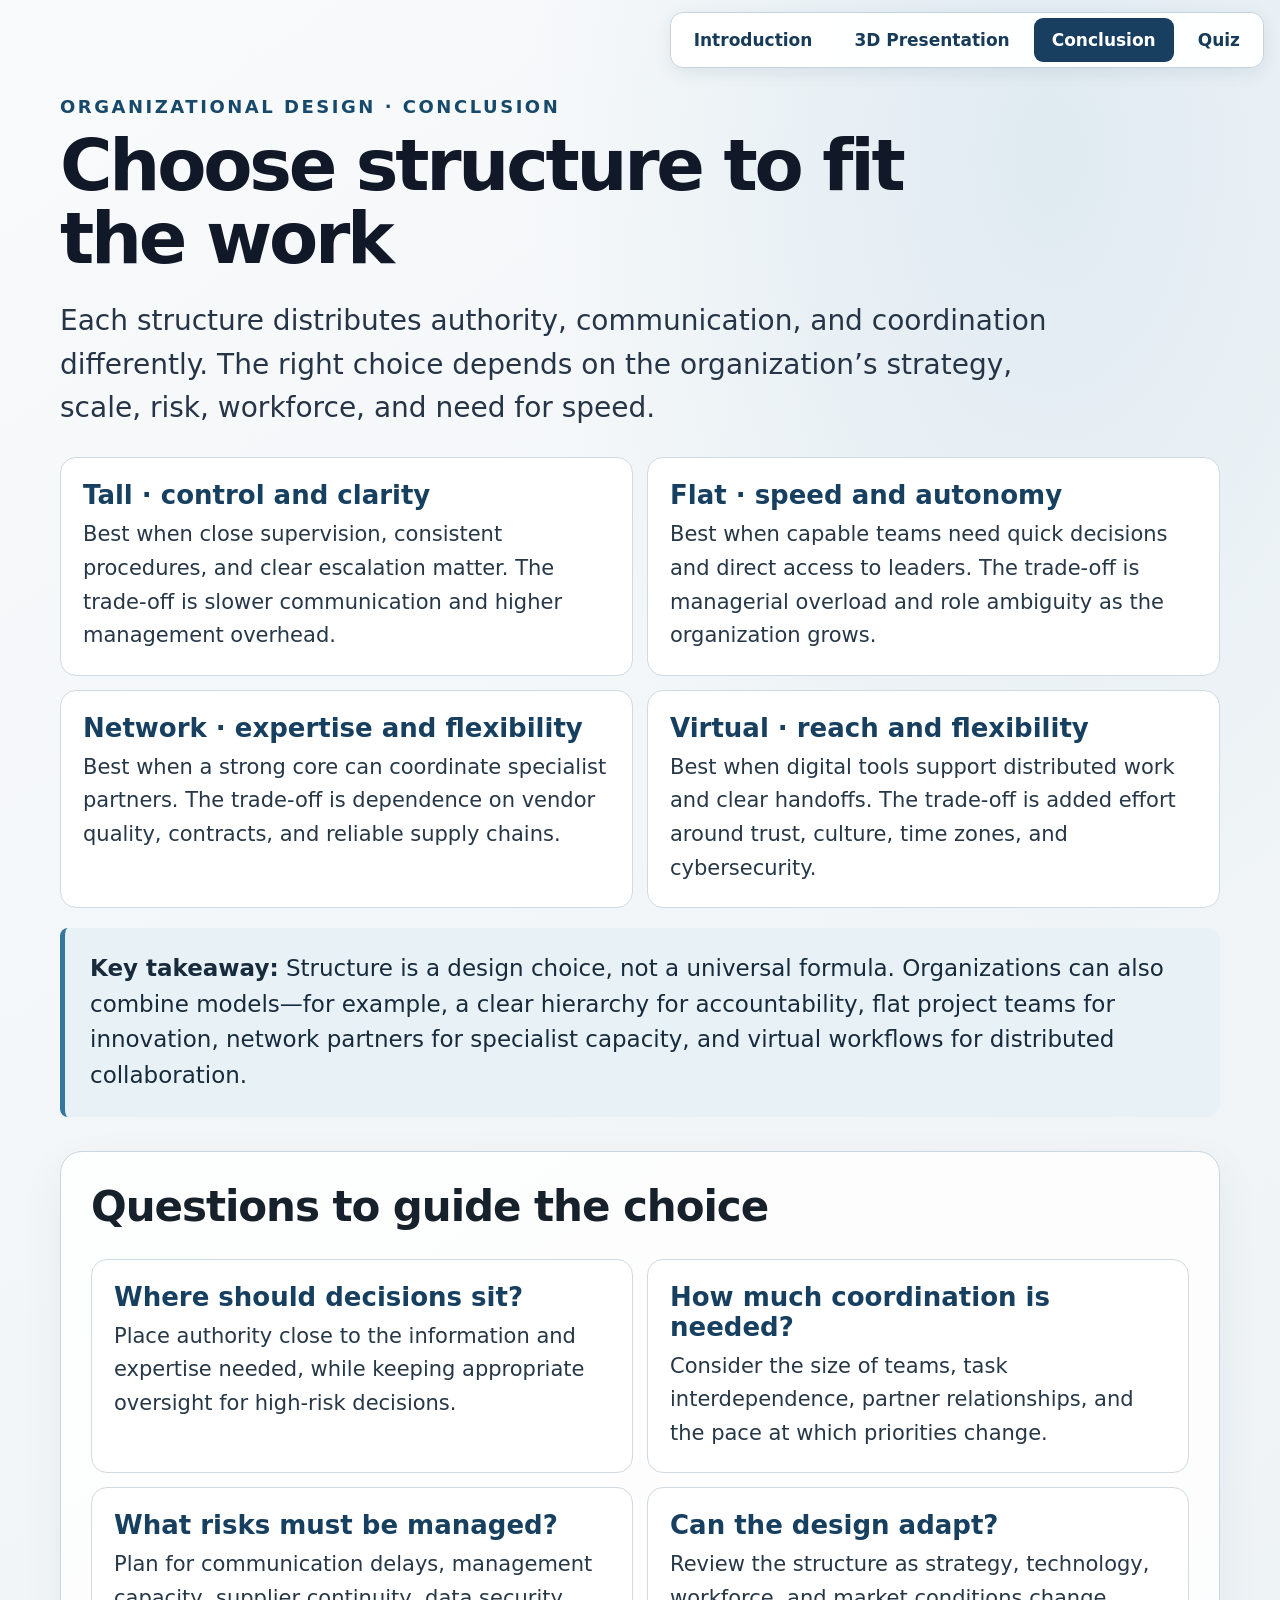
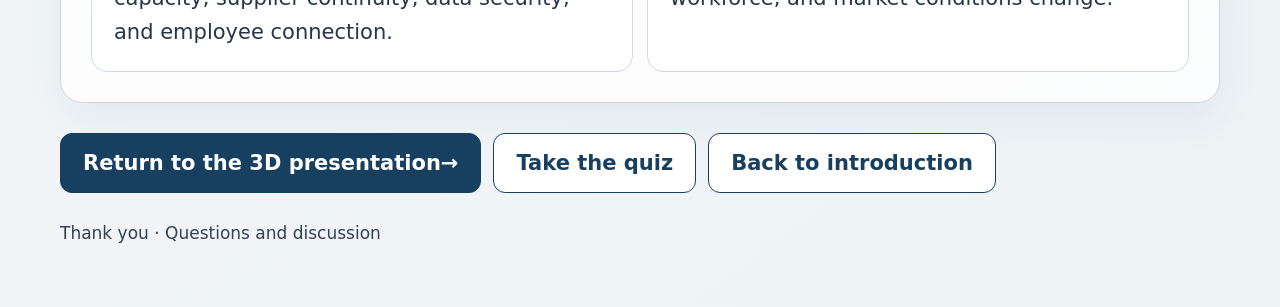
<file: classroom-presentation/conclusion.html>
<!doctype html>
<html lang="en">
<head>
  <meta charset="utf-8">
  <meta name="viewport" content="width=device-width, initial-scale=1">
  <meta name="theme-color" content="#f3f6f8">
  <title>Conclusion | Organizational Structures</title>
  <link rel="stylesheet" href="./overview-pages.css">
</head>
<body class="overview-page">
  <nav class="page-nav" aria-label="Presentation pages">
    <a href="./introduction.html">Introduction</a>
    <a href="./index.html">3D Presentation</a>
    <a class="is-current" href="./conclusion.html" aria-current="page">Conclusion</a>
    <a href="./take-quiz.html">Quiz</a>
  </nav>
  <main class="overview-wrap">
    <p class="overview-kicker">Organizational design · conclusion</p>
    <h1 class="overview-title">Choose structure to fit the work</h1>
    <p class="overview-lead">Each structure distributes authority, communication, and coordination differently. The right choice depends on the organization’s strategy, scale, risk, workforce, and need for speed.</p>

    <section class="conclusion-grid" aria-label="Summary of the four organizational structures">
      <article class="conclusion-card"><h3>Tall · control and clarity</h3><p>Best when close supervision, consistent procedures, and clear escalation matter. The trade-off is slower communication and higher management overhead.</p></article>
      <article class="conclusion-card"><h3>Flat · speed and autonomy</h3><p>Best when capable teams need quick decisions and direct access to leaders. The trade-off is managerial overload and role ambiguity as the organization grows.</p></article>
      <article class="conclusion-card"><h3>Network · expertise and flexibility</h3><p>Best when a strong core can coordinate specialist partners. The trade-off is dependence on vendor quality, contracts, and reliable supply chains.</p></article>
      <article class="conclusion-card"><h3>Virtual · reach and flexibility</h3><p>Best when digital tools support distributed work and clear handoffs. The trade-off is added effort around trust, culture, time zones, and cybersecurity.</p></article>
    </section>

    <div class="takeaway"><strong>Key takeaway:</strong> Structure is a design choice, not a universal formula. Organizations can also combine models—for example, a clear hierarchy for accountability, flat project teams for innovation, network partners for specialist capacity, and virtual workflows for distributed collaboration.</div>

    <section class="overview-panel" aria-labelledby="design-check">
      <h2 id="design-check">Questions to guide the choice</h2>
      <div class="conclusion-grid">
        <article class="conclusion-card"><h3>Where should decisions sit?</h3><p>Place authority close to the information and expertise needed, while keeping appropriate oversight for high-risk decisions.</p></article>
        <article class="conclusion-card"><h3>How much coordination is needed?</h3><p>Consider the size of teams, task interdependence, partner relationships, and the pace at which priorities change.</p></article>
        <article class="conclusion-card"><h3>What risks must be managed?</h3><p>Plan for communication delays, management capacity, supplier continuity, data security, and employee connection.</p></article>
        <article class="conclusion-card"><h3>Can the design adapt?</h3><p>Review the structure as strategy, technology, workforce, and market conditions change.</p></article>
      </div>
    </section>

    <div class="overview-actions"><a class="overview-button" href="./index.html">Return to the 3D presentation <span aria-hidden="true">→</span></a><a class="overview-button secondary" href="./take-quiz.html">Take the quiz</a><a class="overview-button secondary" href="./introduction.html">Back to introduction</a></div>
    <footer class="overview-footer">Thank you · Questions and discussion</footer>
  </main>
</body>
</html>
</file>
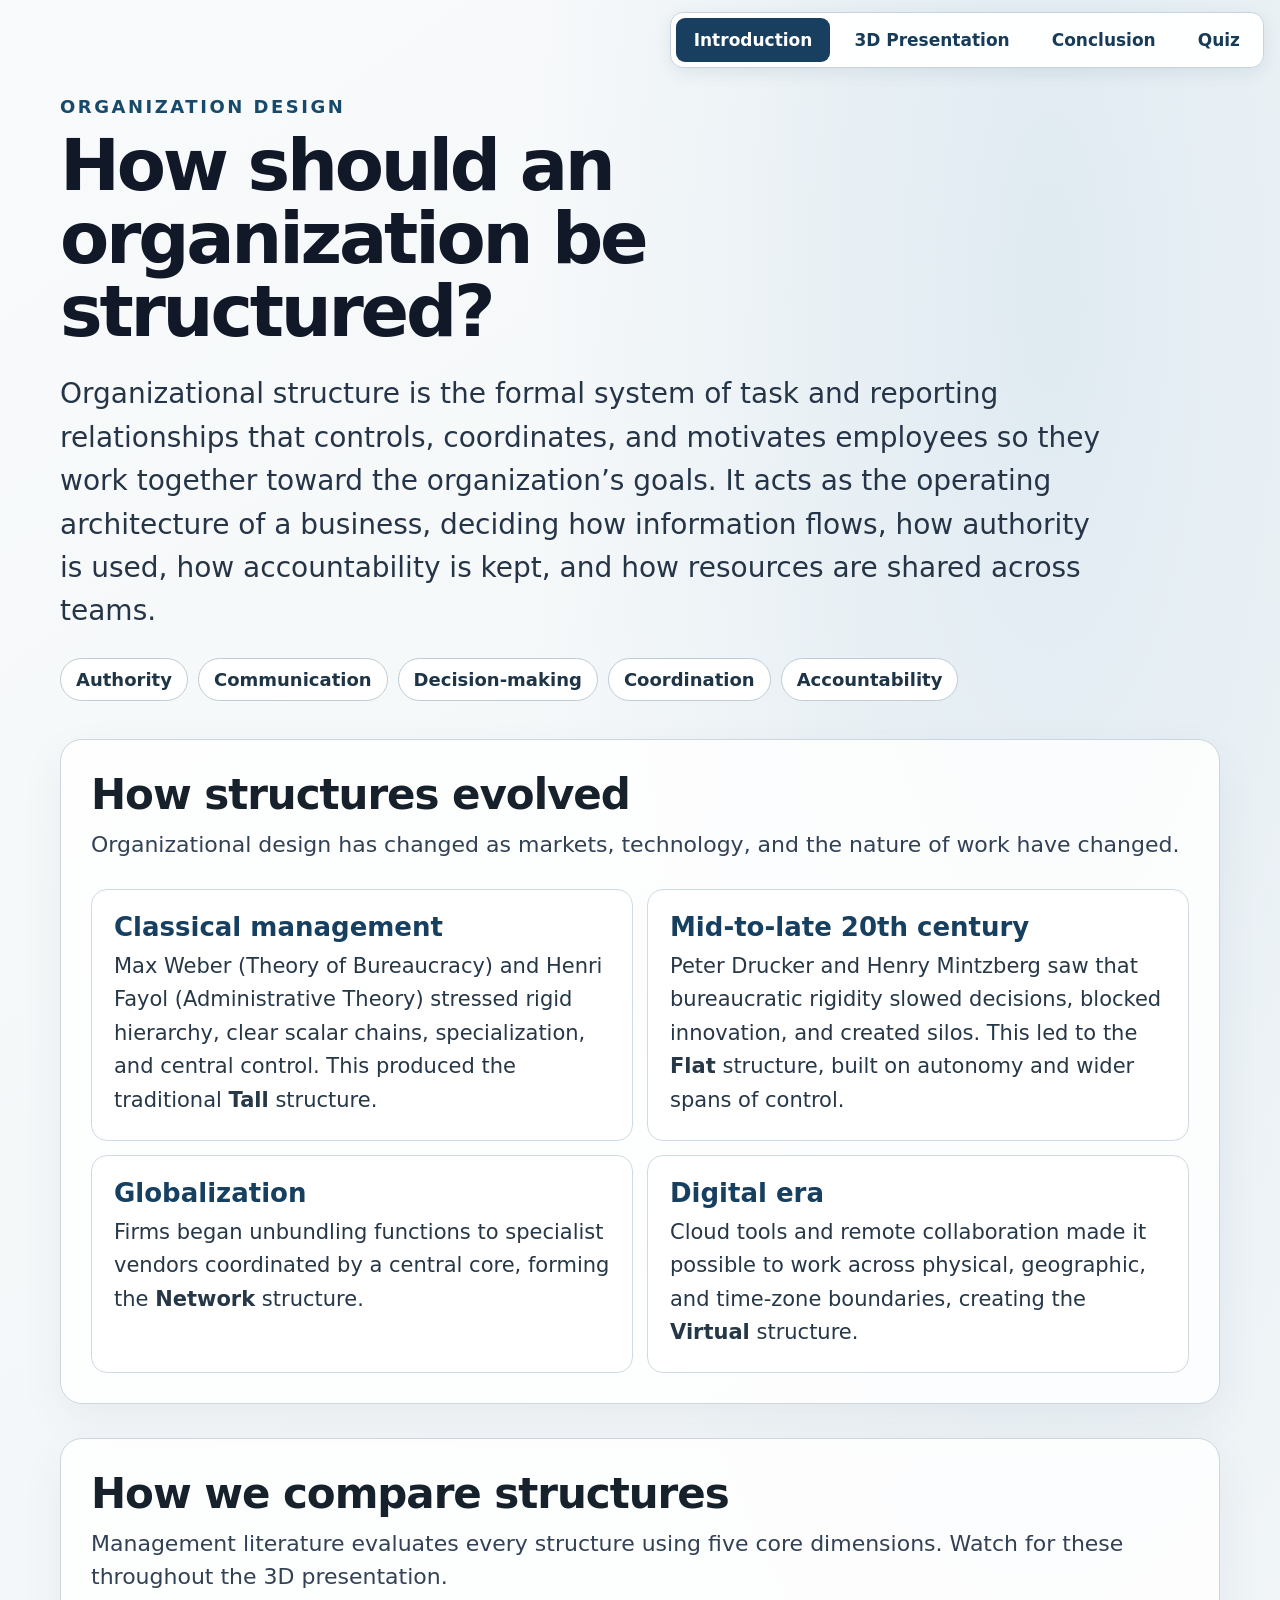
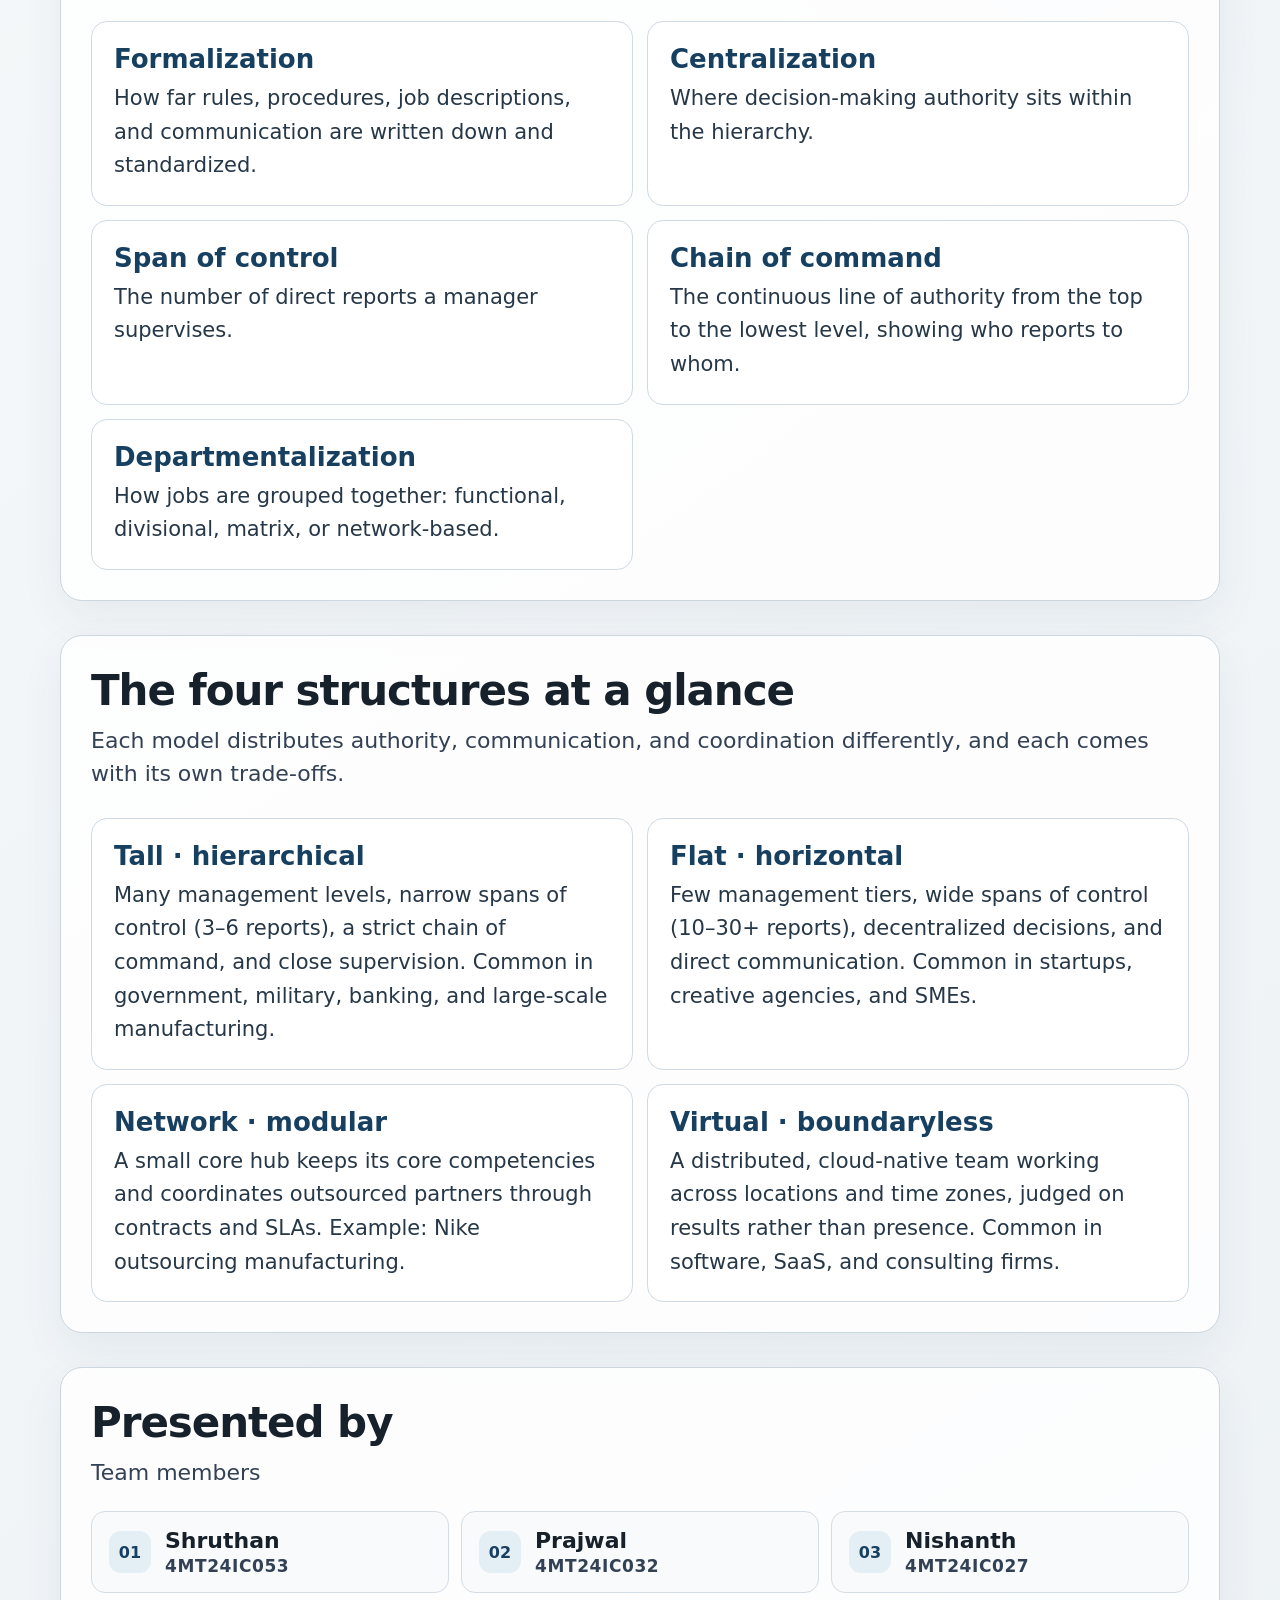
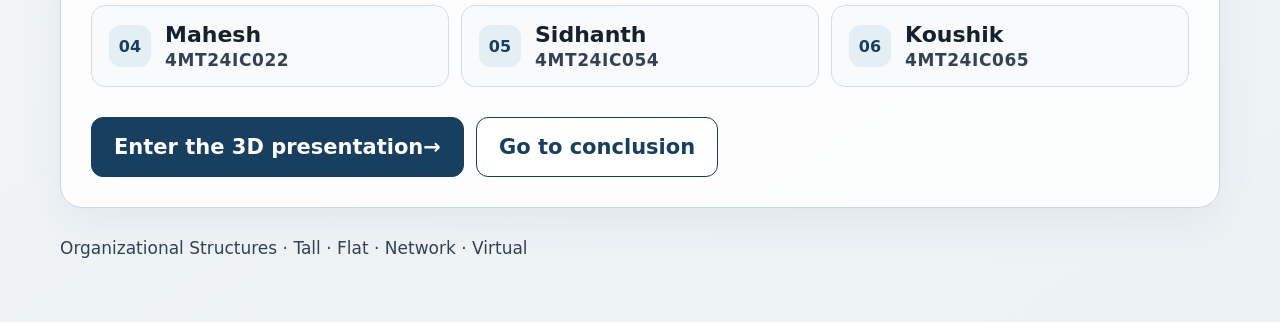
<file: classroom-presentation/introduction.html>
<!doctype html>
<html lang="en">
  <head>
    <meta charset="utf-8" />
    <meta name="viewport" content="width=device-width, initial-scale=1" />
    <meta name="theme-color" content="#f3f6f8" />
    <title>Introduction | Organizational Structures</title>
    <link rel="stylesheet" href="./overview-pages.css" />
  </head>
  <body class="overview-page">
    <nav class="page-nav" aria-label="Presentation pages">
      <a class="is-current" href="./introduction.html" aria-current="page"
        >Introduction</a
      >
      <a href="./index.html">3D Presentation</a>
      <a href="./conclusion.html">Conclusion</a>
      <a href="./take-quiz.html">Quiz</a>
    </nav>
    <main class="overview-wrap">
      <p class="overview-kicker">Organization design</p>
      <h1 class="overview-title">How should an organization be structured?</h1>
      <p class="overview-lead">
        Organizational structure is the formal system of task and reporting
        relationships that controls, coordinates, and motivates employees so
        they work together toward the organization’s goals. It acts as the
        operating architecture of a business, deciding how information flows,
        how authority is used, how accountability is kept, and how resources are
        shared across teams.
      </p>
      <ul class="overview-chips" aria-label="Topics covered">
        <li>Authority</li>
        <li>Communication</li>
        <li>Decision-making</li>
        <li>Coordination</li>
        <li>Accountability</li>
      </ul>

      <section class="overview-panel" aria-labelledby="evolution-heading">
        <h2 id="evolution-heading">How structures evolved</h2>
        <p class="overview-panel-intro">
          Organizational design has changed as markets, technology, and the
          nature of work have changed.
        </p>
        <div class="conclusion-grid">
          <article class="conclusion-card">
            <h3>Classical management</h3>
            <p>
              Max Weber (Theory of Bureaucracy) and Henri Fayol (Administrative
              Theory) stressed rigid hierarchy, clear scalar chains,
              specialization, and central control. This produced the traditional
              <strong>Tall</strong> structure.
            </p>
          </article>
          <article class="conclusion-card">
            <h3>Mid-to-late 20th century</h3>
            <p>
              Peter Drucker and Henry Mintzberg saw that bureaucratic rigidity
              slowed decisions, blocked innovation, and created silos. This led
              to the <strong>Flat</strong> structure, built on autonomy and
              wider spans of control.
            </p>
          </article>
          <article class="conclusion-card">
            <h3>Globalization</h3>
            <p>
              Firms began unbundling functions to specialist vendors coordinated
              by a central core, forming the <strong>Network</strong> structure.
            </p>
          </article>
          <article class="conclusion-card">
            <h3>Digital era</h3>
            <p>
              Cloud tools and remote collaboration made it possible to work
              across physical, geographic, and time-zone boundaries, creating
              the <strong>Virtual</strong> structure.
            </p>
          </article>
        </div>
      </section>

      <section class="overview-panel" aria-labelledby="dimensions-heading">
        <h2 id="dimensions-heading">How we compare structures</h2>
        <p class="overview-panel-intro">
          Management literature evaluates every structure using five core
          dimensions. Watch for these throughout the 3D presentation.
        </p>
        <div class="conclusion-grid">
          <article class="conclusion-card">
            <h3>Formalization</h3>
            <p>
              How far rules, procedures, job descriptions, and communication are
              written down and standardized.
            </p>
          </article>
          <article class="conclusion-card">
            <h3>Centralization</h3>
            <p>Where decision-making authority sits within the hierarchy.</p>
          </article>
          <article class="conclusion-card">
            <h3>Span of control</h3>
            <p>The number of direct reports a manager supervises.</p>
          </article>
          <article class="conclusion-card">
            <h3>Chain of command</h3>
            <p>
              The continuous line of authority from the top to the lowest level,
              showing who reports to whom.
            </p>
          </article>
          <article class="conclusion-card">
            <h3>Departmentalization</h3>
            <p>
              How jobs are grouped together: functional, divisional, matrix, or
              network-based.
            </p>
          </article>
        </div>
      </section>

      <section class="overview-panel" aria-labelledby="why-structures">
        <h2 id="why-structures">The four structures at a glance</h2>
        <p class="overview-panel-intro">
          Each model distributes authority, communication, and coordination
          differently, and each comes with its own trade-offs.
        </p>
        <div class="conclusion-grid">
          <article class="conclusion-card">
            <h3>Tall · hierarchical</h3>
            <p>
              Many management levels, narrow spans of control (3–6 reports), a
              strict chain of command, and close supervision. Common in
              government, military, banking, and large-scale manufacturing.
            </p>
          </article>
          <article class="conclusion-card">
            <h3>Flat · horizontal</h3>
            <p>
              Few management tiers, wide spans of control (10–30+ reports),
              decentralized decisions, and direct communication. Common in
              startups, creative agencies, and SMEs.
            </p>
          </article>
          <article class="conclusion-card">
            <h3>Network · modular</h3>
            <p>
              A small core hub keeps its core competencies and coordinates
              outsourced partners through contracts and SLAs. Example: Nike
              outsourcing manufacturing.
            </p>
          </article>
          <article class="conclusion-card">
            <h3>Virtual · boundaryless</h3>
            <p>
              A distributed, cloud-native team working across locations and time
              zones, judged on results rather than presence. Common in software,
              SaaS, and consulting firms.
            </p>
          </article>
        </div>
      </section>

      <section class="overview-panel" aria-labelledby="team-heading">
        <h2 id="team-heading">Presented by</h2>
        <p class="overview-panel-intro">Team members</p>
        <div class="team-grid">
          <div class="team-member">
            <span class="team-number">01</span
            ><span
              ><span class="team-name">Shruthan</span
              ><span class="team-id">4MT24IC053</span></span
            >
          </div>
          <div class="team-member">
            <span class="team-number">02</span
            ><span
              ><span class="team-name">Prajwal</span
              ><span class="team-id">4MT24IC032</span></span
            >
          </div>
          <div class="team-member">
            <span class="team-number">03</span
            ><span
              ><span class="team-name">Nishanth</span
              ><span class="team-id">4MT24IC027</span></span
            >
          </div>
          <div class="team-member">
            <span class="team-number">04</span
            ><span
              ><span class="team-name">Mahesh</span
              ><span class="team-id">4MT24IC022</span></span
            >
          </div>
          <div class="team-member">
            <span class="team-number">05</span
            ><span
              ><span class="team-name">Sidhanth</span
              ><span class="team-id">4MT24IC054</span></span
            >
          </div>
          <div class="team-member">
            <span class="team-number">06</span
            ><span
              ><span class="team-name">Koushik</span
              ><span class="team-id">4MT24IC065</span></span
            >
          </div>
        </div>
        <div class="overview-actions">
          <a class="overview-button" href="./index.html"
            >Enter the 3D presentation <span aria-hidden="true">→</span></a
          ><a class="overview-button secondary" href="./conclusion.html"
            >Go to conclusion</a
          >
        </div>
      </section>
      <footer class="overview-footer">
        Organizational Structures · Tall · Flat · Network · Virtual
      </footer>
    </main>
  </body>
</html>
</file>
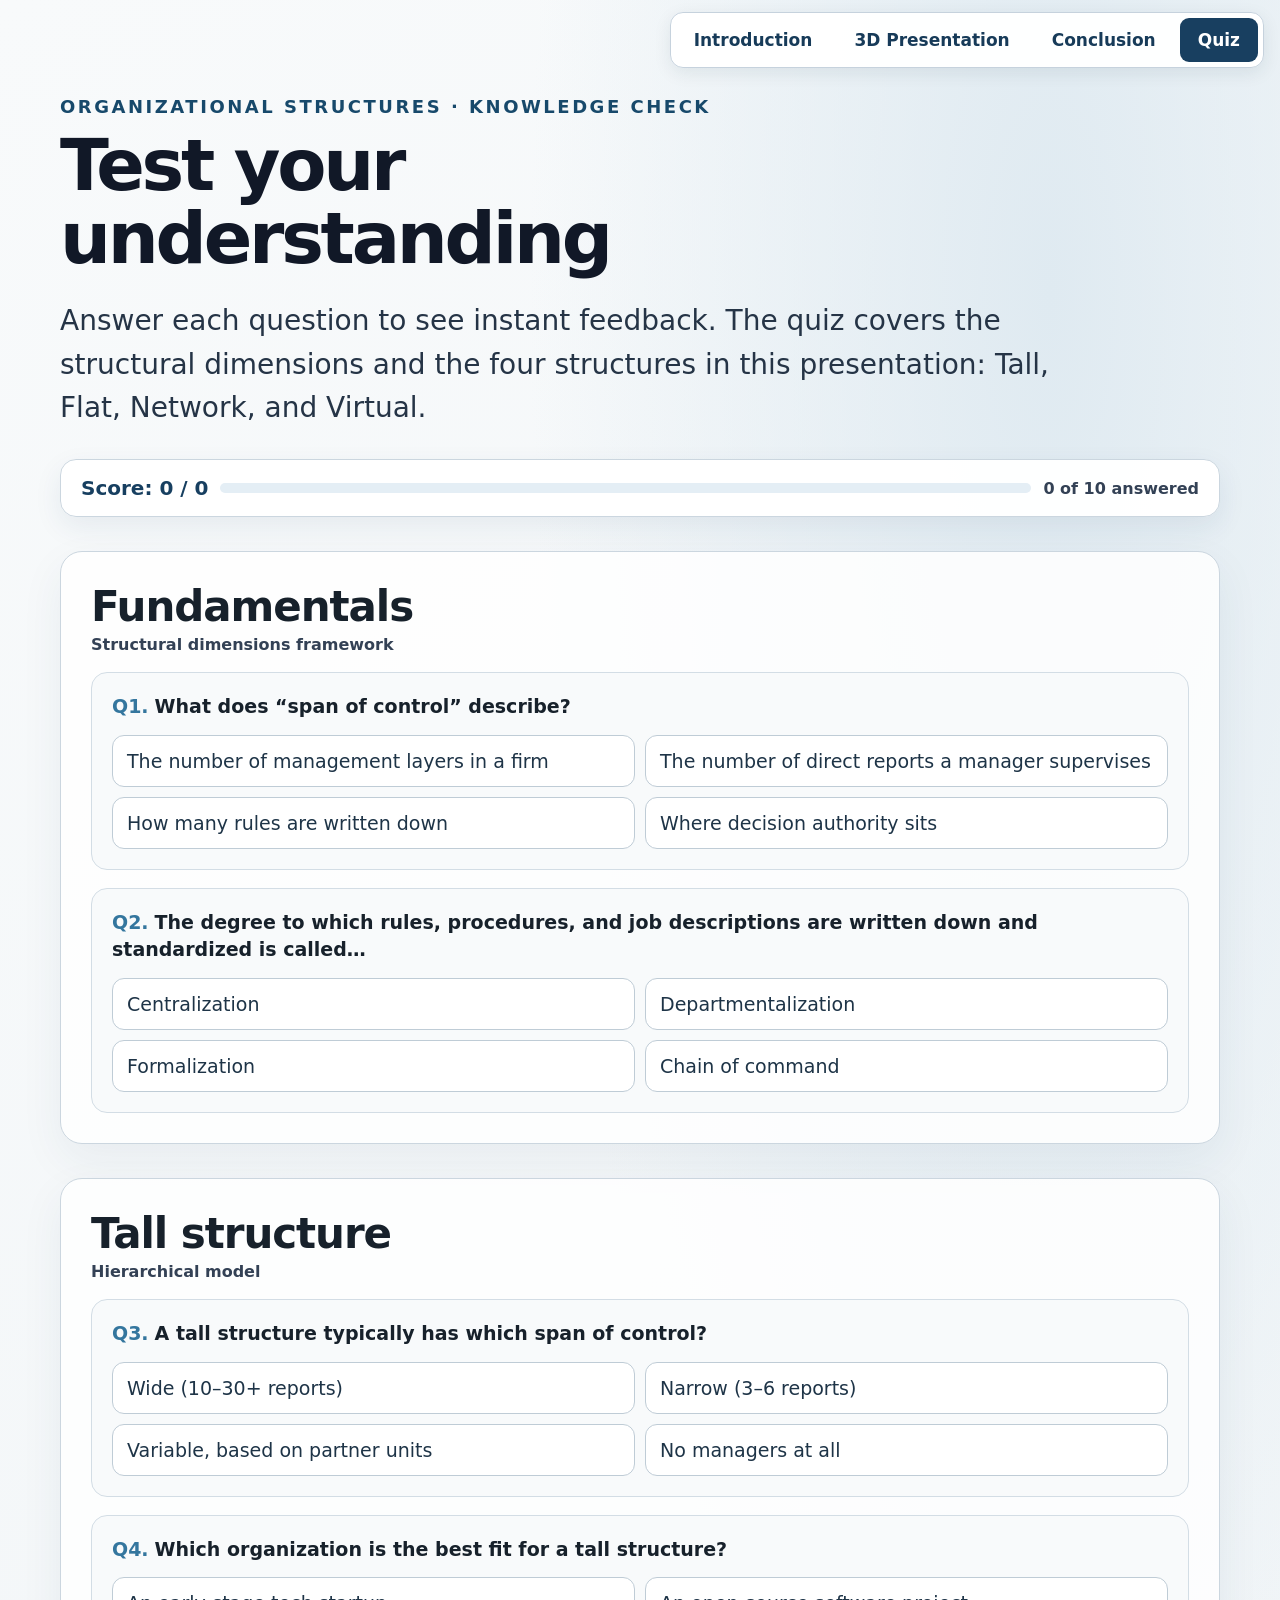
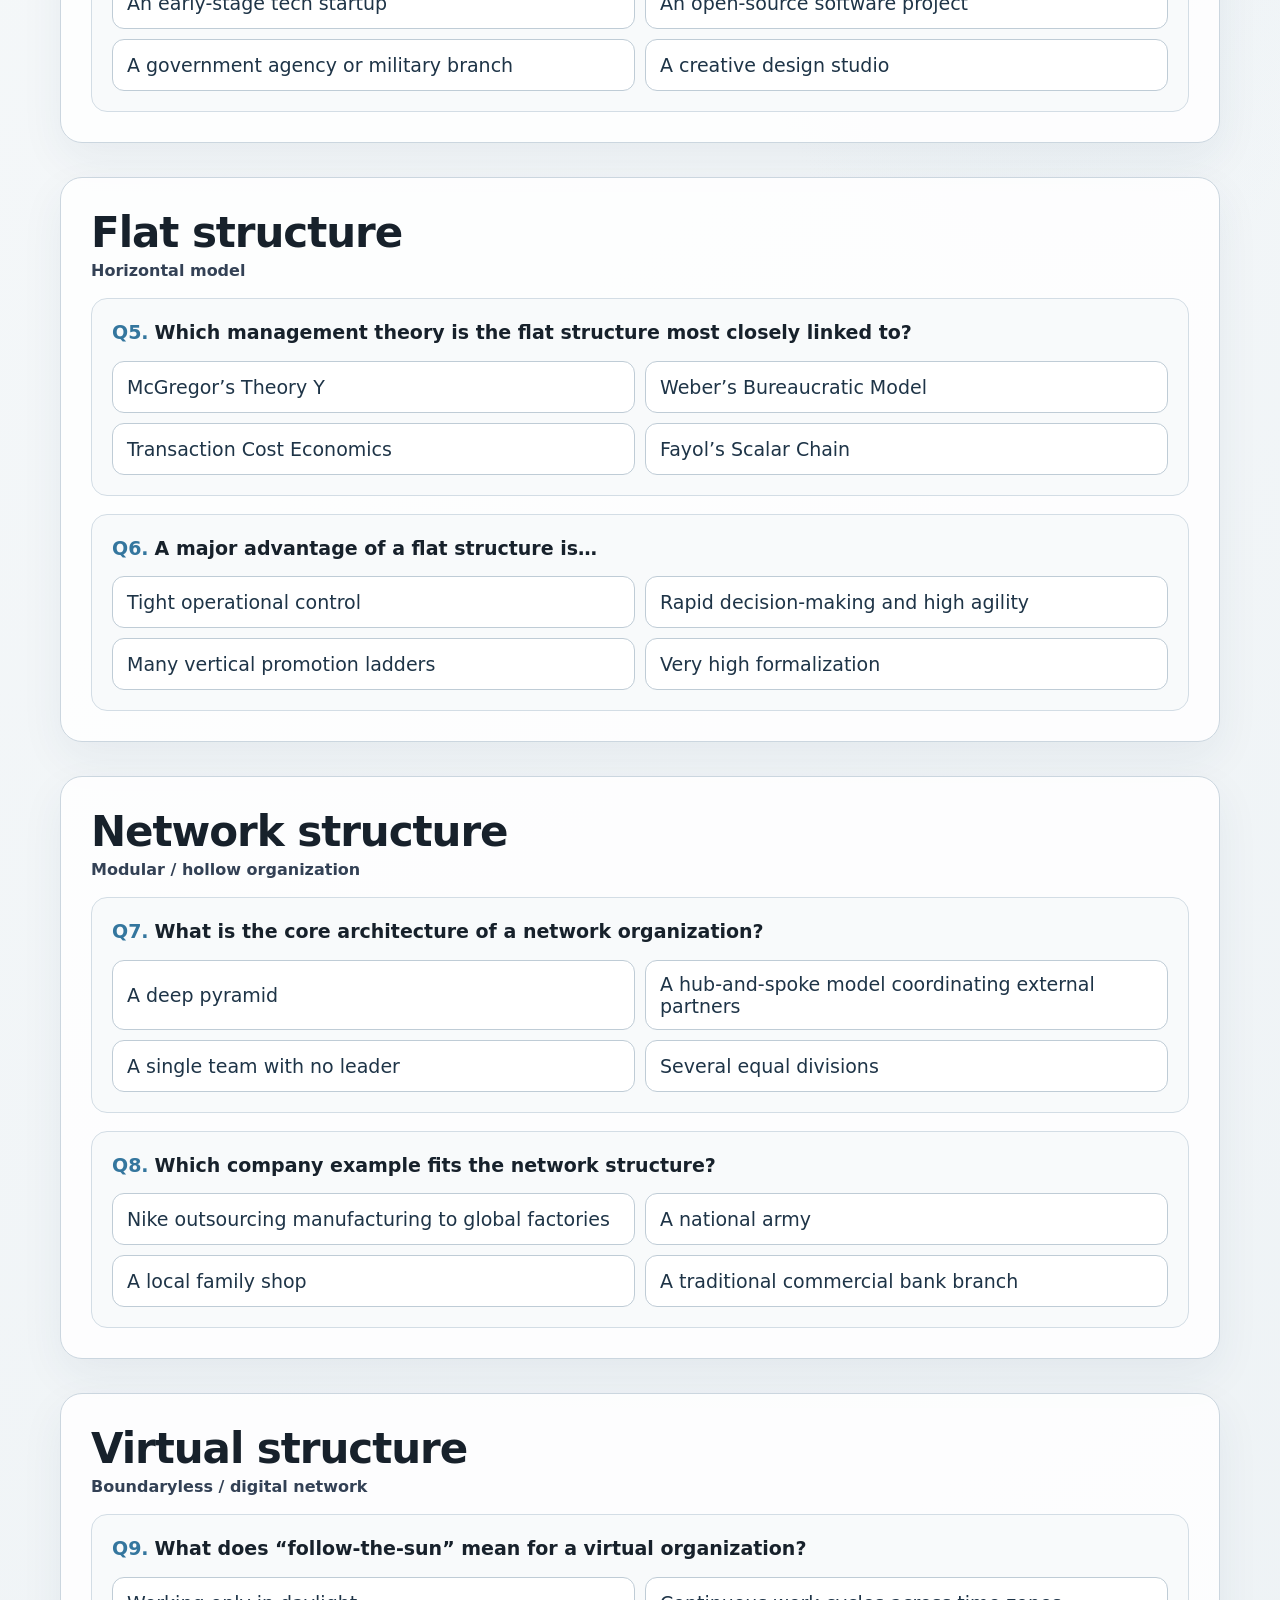
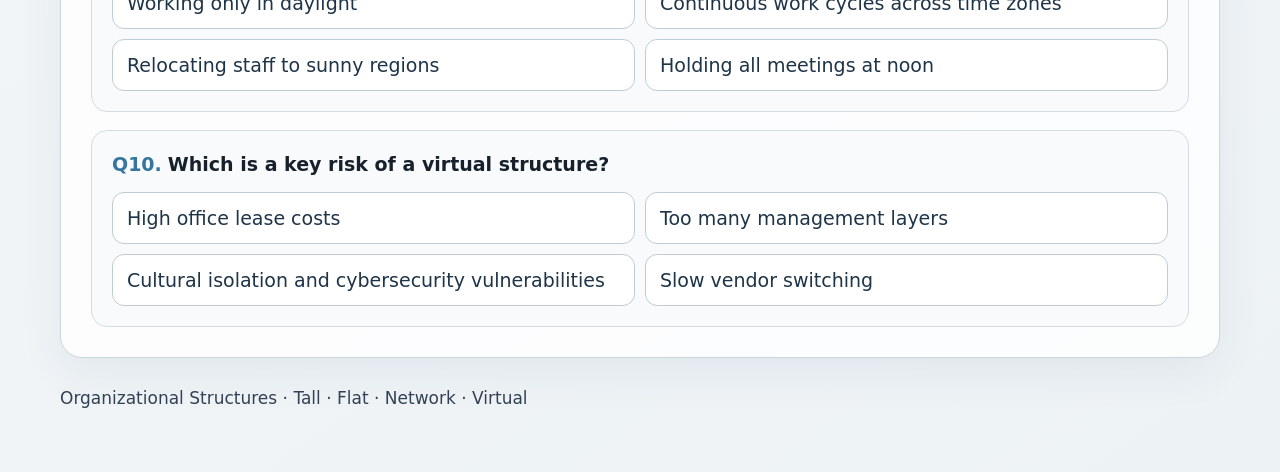
<file: classroom-presentation/quiz.html>
<!doctype html>
<html lang="en">
<head>
  <meta charset="utf-8">
  <meta name="viewport" content="width=device-width, initial-scale=1">
  <meta name="theme-color" content="#f3f6f8">
  <title>Quiz | Organizational Structures</title>
  <link rel="stylesheet" href="./overview-pages.css">
  <style>
    .quiz-score{position:sticky;top:64px;z-index:50;display:flex;flex-wrap:wrap;align-items:center;justify-content:space-between;gap:12px;margin-top:30px;padding:16px 20px;border:1px solid #cbd6df;border-radius:16px;background:rgba(255,255,255,.97);box-shadow:0 10px 28px #183f6014}
    .quiz-score strong{color:#173f60;font-size:20px}
    .quiz-score span{color:#334155;font-size:16px;font-weight:650}
    .quiz-progress{flex:1 1 220px;height:10px;border-radius:999px;background:#e4eef5;overflow:hidden}
    .quiz-progress i{display:block;width:0;height:100%;background:#34769e;transition:width .25s ease}
    .quiz-section h2 small{display:block;margin-top:4px;color:#334155;font-size:16px;font-weight:600;letter-spacing:0}
    .quiz-q{margin-top:18px;padding:20px;border:1px solid #d3dde5;border-radius:16px;background:#f8fafb}
    .quiz-q h3{margin:0 0 14px;color:#17212b;font-size:19px;line-height:1.45}
    .quiz-q h3 b{color:#34769e;margin-right:6px}
    .quiz-options{display:grid;grid-template-columns:repeat(2,minmax(0,1fr));gap:10px}
    .quiz-options button{min-height:52px;padding:12px 14px;border:1px solid #bfccd6;border-radius:12px;background:#fff;color:#1e3447;font:600 16px/1.4 inherit;font-family:inherit;text-align:left;cursor:pointer;transition:background .15s ease,border-color .15s ease}
    .quiz-options button:hover:not(:disabled),.quiz-options button:focus-visible{border-color:#34769e;background:#edf4f8;outline:none}
    .quiz-options button:disabled{cursor:default}
    .quiz-options button.correct{border-color:#2f8a57;background:#e5f4ec;color:#14532d}
    .quiz-options button.wrong{border-color:#b94a48;background:#fbeaea;color:#7f1d1d}
    .quiz-feedback{display:none;margin:14px 0 0;padding:12px 14px;border-left:4px solid #34769e;border-radius:6px 10px 10px 6px;background:#e8f1f6;color:#172b3d;font-size:16px;line-height:1.5}
    .quiz-q.answered .quiz-feedback{display:block}
    button.overview-button{font-family:inherit;cursor:pointer}
    .quiz-result{display:none}
    .quiz-result.show{display:block}
    @media(max-width:760px){.quiz-score{top:52px}.quiz-options{grid-template-columns:1fr}.quiz-q{padding:16px}.quiz-q h3{font-size:17px}}
  </style>
</head>
<body class="overview-page">
  <nav class="page-nav" aria-label="Presentation pages">
    <a href="./introduction.html">Introduction</a>
    <a href="./index.html">3D Presentation</a>
    <a href="./conclusion.html">Conclusion</a>
    <a class="is-current" href="./quiz.html" aria-current="page">Quiz</a>
  </nav>
  <main class="overview-wrap">
    <p class="overview-kicker">Organizational structures · knowledge check</p>
    <h1 class="overview-title">Test your understanding</h1>
    <p class="overview-lead">Answer each question to see instant feedback. The quiz covers the structural dimensions and the four structures in this presentation: Tall, Flat, Network, and Virtual.</p>

    <div class="quiz-score" aria-live="polite">
      <strong id="score">Score: 0 / 0</strong>
      <div class="quiz-progress" aria-hidden="true"><i id="progress"></i></div>
      <span id="answered">0 answered</span>
    </div>

    <div id="quiz"></div>

    <section class="overview-panel quiz-result" id="result" aria-live="polite">
      <h2>Quiz complete</h2>
      <p class="overview-panel-intro" id="result-text"></p>
      <div class="overview-actions">
        <button class="overview-button" type="button" id="retry">Try again</button>
        <a class="overview-button secondary" href="./conclusion.html">Go to conclusion</a>
      </div>
    </section>

    <footer class="overview-footer">Organizational Structures · Tall · Flat · Network · Virtual</footer>
  </main>

  <script>
    const sections = [
      { title: "Fundamentals", sub: "Structural dimensions framework", qs: [
        { q: "What does “span of control” describe?", o: ["The number of management layers in a firm", "The number of direct reports a manager supervises", "How many rules are written down", "Where decision authority sits"], a: 1, e: "Span of control is the number of direct reports or subordinates a manager directly supervises." },
        { q: "The degree to which rules, procedures, and job descriptions are written down and standardized is called…", o: ["Centralization", "Departmentalization", "Formalization", "Chain of command"], a: 2, e: "Formalization measures how standardized and documented rules, procedures, and communications are." }
      ]},
      { title: "Tall structure", sub: "Hierarchical model", qs: [
        { q: "A tall structure typically has which span of control?", o: ["Wide (10–30+ reports)", "Narrow (3–6 reports)", "Variable, based on partner units", "No managers at all"], a: 1, e: "Tall structures use narrow spans of control, with managers overseeing about 3 to 6 direct reports." },
        { q: "Which organization is the best fit for a tall structure?", o: ["An early-stage tech startup", "An open-source software project", "A government agency or military branch", "A creative design studio"], a: 2, e: "Tall structures suit stable, regulated, or safety-critical settings such as government, military, banking, and large-scale manufacturing." }
      ]},
      { title: "Flat structure", sub: "Horizontal model", qs: [
        { q: "Which management theory is the flat structure most closely linked to?", o: ["McGregor’s Theory Y", "Weber’s Bureaucratic Model", "Transaction Cost Economics", "Fayol’s Scalar Chain"], a: 0, e: "Theory Y assumes people are self-motivated and responsible when given autonomy, which flat structures put into practice." },
        { q: "A major advantage of a flat structure is…", o: ["Tight operational control", "Rapid decision-making and high agility", "Many vertical promotion ladders", "Very high formalization"], a: 1, e: "With few management tiers, administrative bottlenecks disappear and teams can adapt quickly." }
      ]},
      { title: "Network structure", sub: "Modular / hollow organization", qs: [
        { q: "What is the core architecture of a network organization?", o: ["A deep pyramid", "A hub-and-spoke model coordinating external partners", "A single team with no leader", "Several equal divisions"], a: 1, e: "A small central hub coordinates independent vendors, suppliers, and service providers through contracts." },
        { q: "Which company example fits the network structure?", o: ["Nike outsourcing manufacturing to global factories", "A national army", "A local family shop", "A traditional commercial bank branch"], a: 0, e: "Nike focuses on design and brand while contracting manufacturing to external factories." }
      ]},
      { title: "Virtual structure", sub: "Boundaryless / digital network", qs: [
        { q: "What does “follow-the-sun” mean for a virtual organization?", o: ["Working only in daylight", "Continuous work cycles across time zones", "Relocating staff to sunny regions", "Holding all meetings at noon"], a: 1, e: "Global distribution lets work and customer support continue round the clock as different regions take over." },
        { q: "Which is a key risk of a virtual structure?", o: ["High office lease costs", "Too many management layers", "Cultural isolation and cybersecurity vulnerabilities", "Slow vendor switching"], a: 2, e: "Remote work can weaken cohesion, and distributed devices and access points widen the attack surface." }
      ]}
    ];

    const quizEl = document.getElementById("quiz");
    const total = sections.reduce((n, s) => n + s.qs.length, 0);
    let correct = 0, answered = 0, num = 0;

    function render() {
      correct = 0; answered = 0; num = 0;
      quizEl.innerHTML = "";
      document.getElementById("result").classList.remove("show");
      sections.forEach((s, si) => {
        const sec = document.createElement("section");
        sec.className = "overview-panel quiz-section";
        sec.setAttribute("aria-labelledby", "qs-" + si);
        sec.innerHTML = `<h2 id="qs-${si}">${s.title}<small>${s.sub}</small></h2>`;
        s.qs.forEach(item => {
          num++;
          const q = document.createElement("div");
          q.className = "quiz-q";
          q.innerHTML = `<h3><b>Q${num}.</b>${item.q}</h3><div class="quiz-options" role="group"></div><p class="quiz-feedback"></p>`;
          const opts = q.querySelector(".quiz-options");
          item.o.forEach((text, oi) => {
            const b = document.createElement("button");
            b.type = "button";
            b.textContent = text;
            b.addEventListener("click", () => choose(q, item, oi));
            opts.appendChild(b);
          });
          sec.appendChild(q);
        });
        quizEl.appendChild(sec);
      });
      update();
    }

    function choose(q, item, oi) {
      if (q.classList.contains("answered")) return;
      q.classList.add("answered");
      const buttons = q.querySelectorAll("button");
      buttons.forEach(b => b.disabled = true);
      buttons[item.a].classList.add("correct");
      const ok = oi === item.a;
      if (!ok) buttons[oi].classList.add("wrong");
      q.querySelector(".quiz-feedback").innerHTML = `<strong>${ok ? "Correct!" : "Not quite."}</strong> ${item.e}`;
      answered++; if (ok) correct++;
      update();
    }

    function update() {
      document.getElementById("score").textContent = `Score: ${correct} / ${answered}`;
      document.getElementById("answered").textContent = `${answered} of ${total} answered`;
      document.getElementById("progress").style.width = (answered / total * 100) + "%";
      if (answered === total) {
        const pct = Math.round(correct / total * 100);
        const msg = pct >= 80 ? "Excellent work — you have a strong grasp of organizational structures."
          : pct >= 50 ? "Good effort — review the structures you missed and try again."
          : "Revisit the presentation and try again to strengthen your understanding.";
        document.getElementById("result-text").textContent = `You scored ${correct} out of ${total} (${pct}%). ${msg}`;
        document.getElementById("result").classList.add("show");
      }
    }

    document.getElementById("retry").addEventListener("click", () => { render(); window.scrollTo({ top: 0, behavior: "smooth" }); });
    render();
  </script>
</body>
</html>
</file>
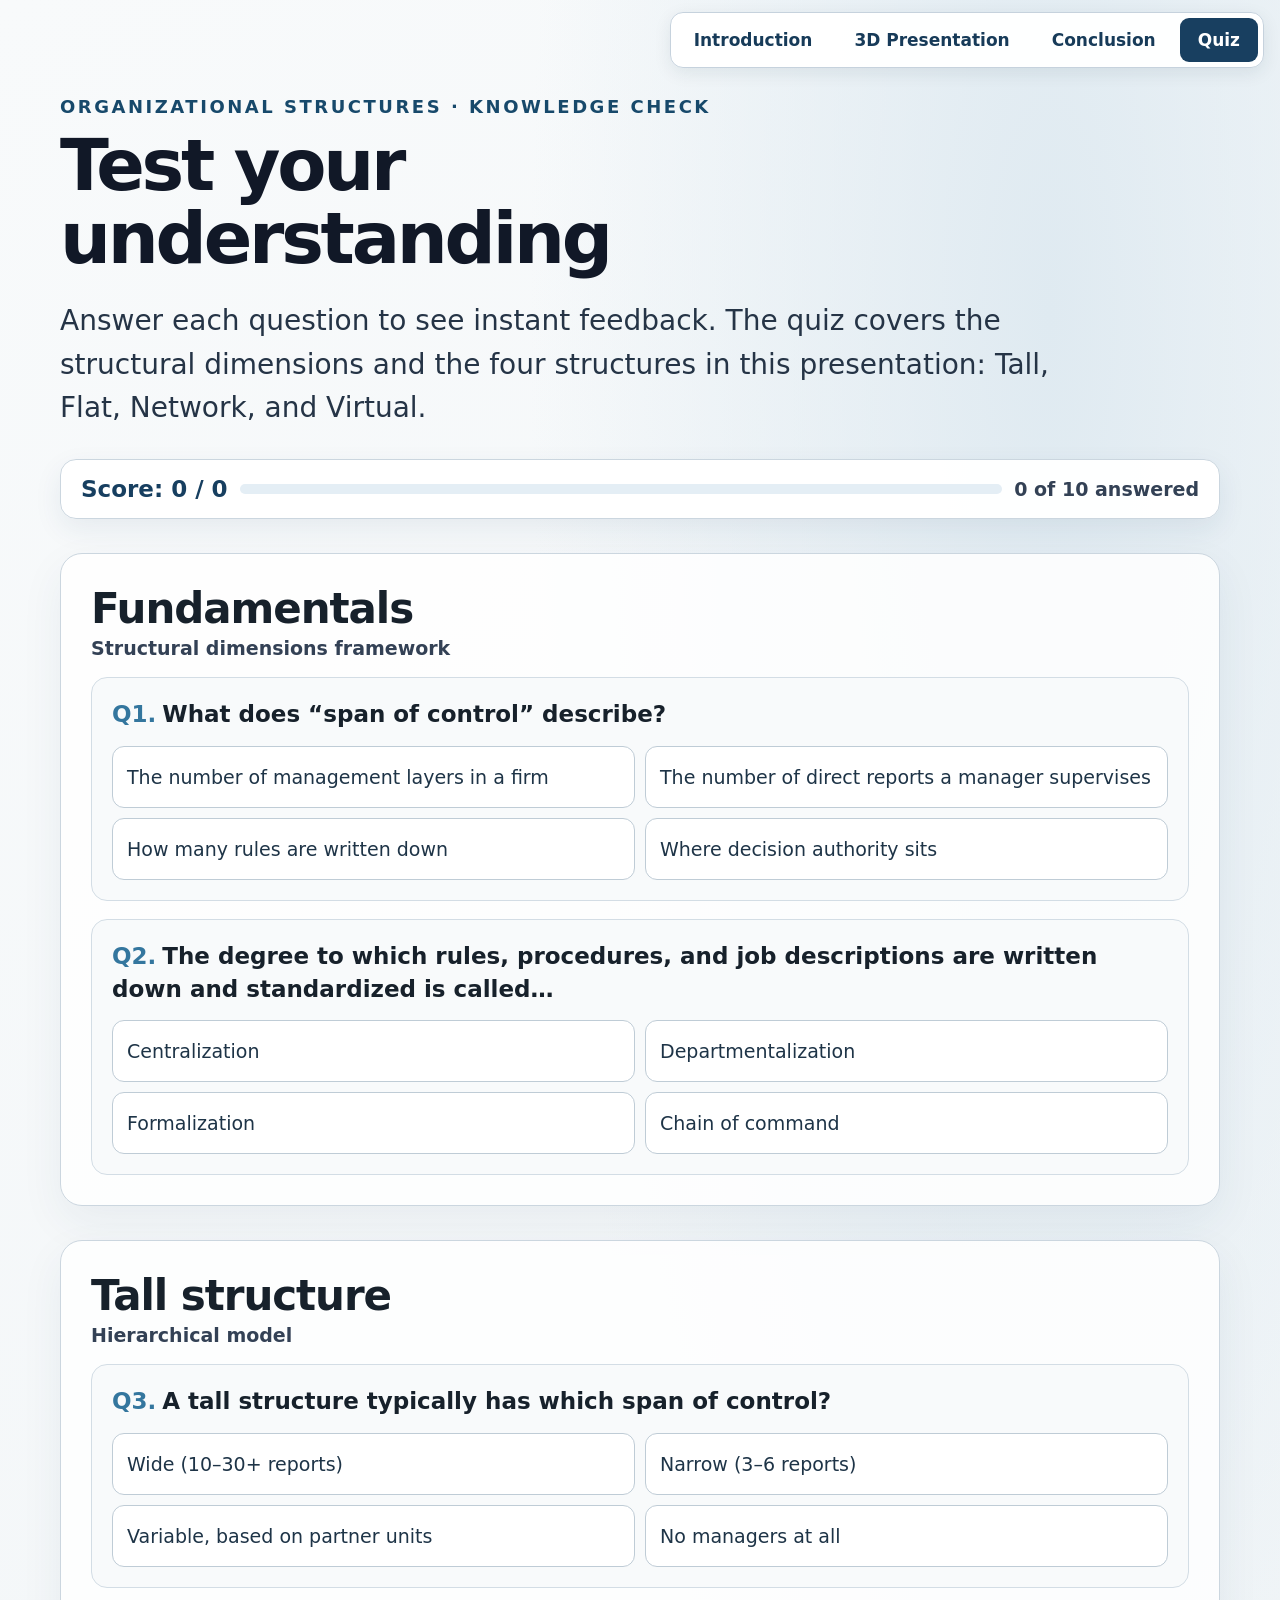
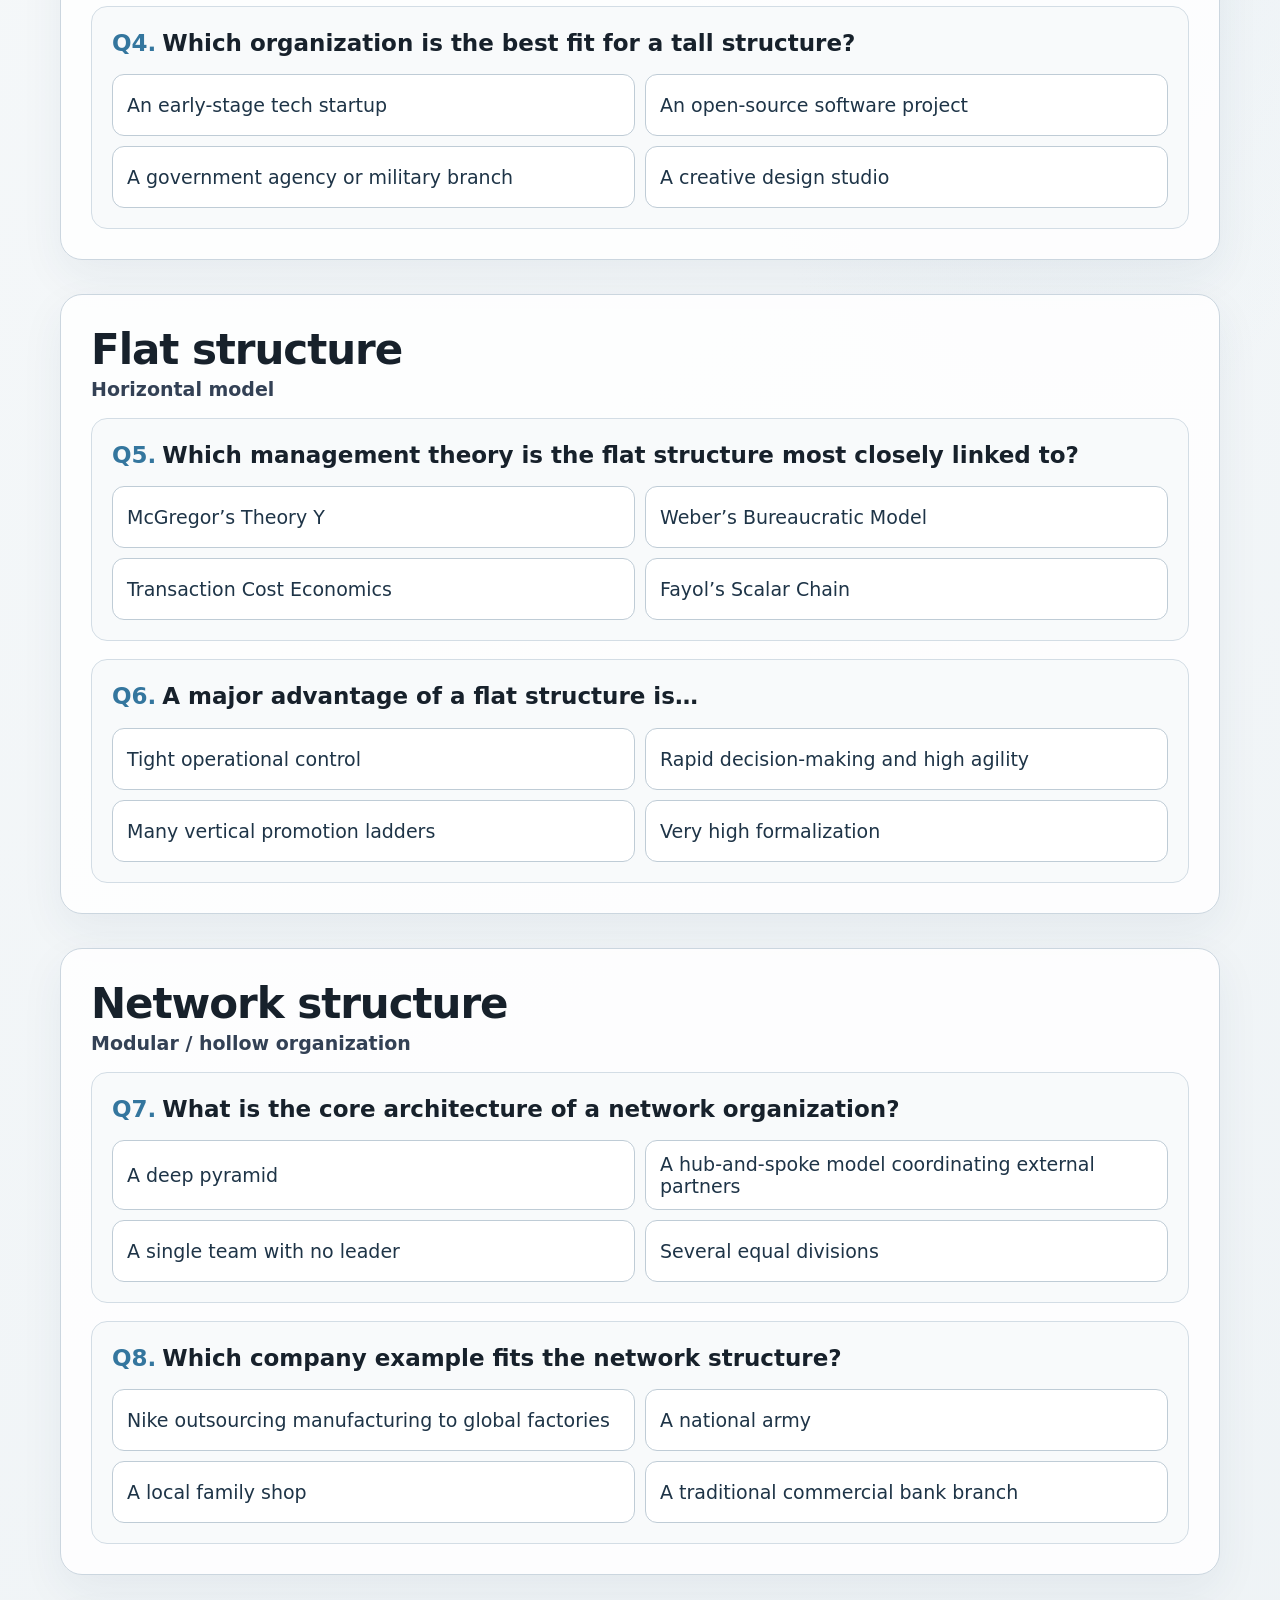
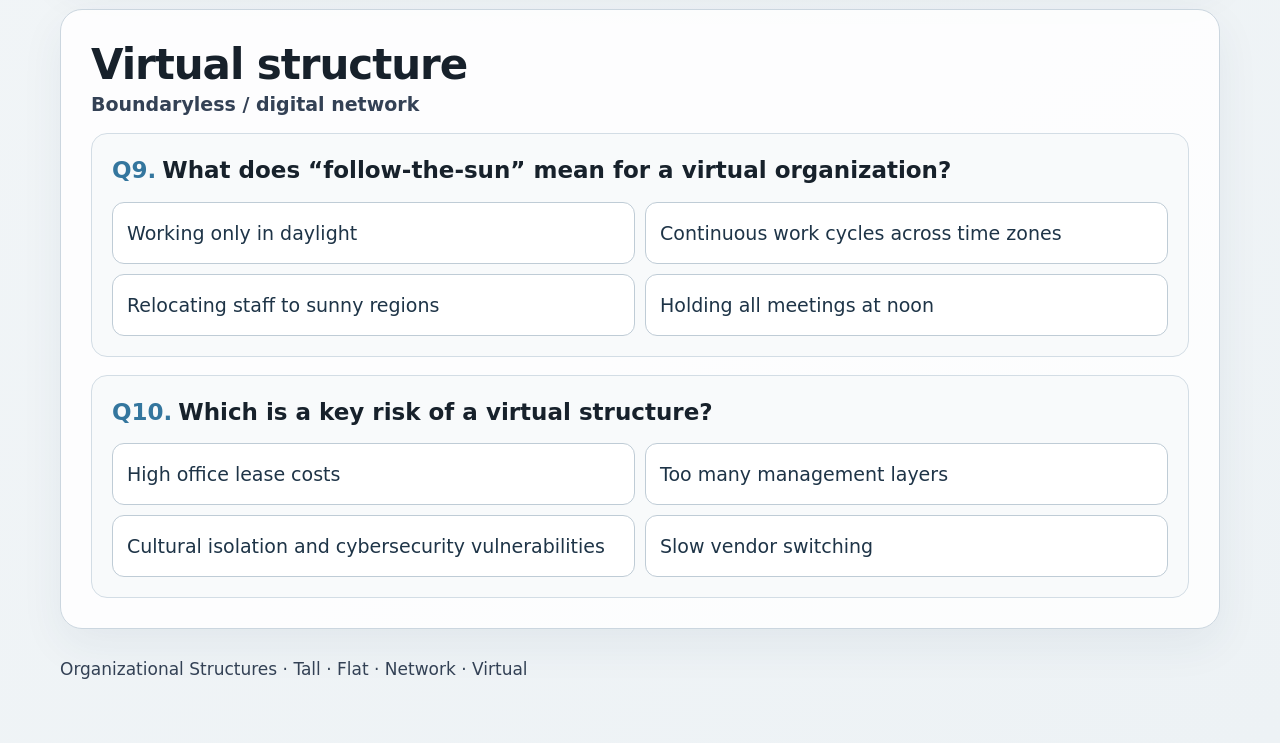
<file: classroom-presentation/take-quiz.html>
<!doctype html>
<html lang="en">
<head>
  <meta charset="utf-8">
  <meta name="viewport" content="width=device-width, initial-scale=1">
  <meta name="theme-color" content="#f3f6f8">
  <title>Quiz | Organizational Structures</title>
  <link rel="stylesheet" href="./overview-pages.css">
  <style>
    .quiz-score{position:sticky;top:64px;z-index:50;display:flex;flex-wrap:wrap;align-items:center;justify-content:space-between;gap:12px;margin-top:30px;padding:16px 20px;border:1px solid #cbd6df;border-radius:16px;background:rgba(255,255,255,.97);box-shadow:0 10px 28px #183f6014}
    .quiz-score strong{color:#173f60;font-size:20px}
    .quiz-score span{color:#334155;font-size:16px;font-weight:650}
    .quiz-progress{flex:1 1 220px;height:10px;border-radius:999px;background:#e4eef5;overflow:hidden}
    .quiz-progress i{display:block;width:0;height:100%;background:#34769e;transition:width .25s ease}
    .quiz-section h2 small{display:block;margin-top:4px;color:#334155;font-size:16px;font-weight:600;letter-spacing:0}
    .quiz-q{margin-top:18px;padding:20px;border:1px solid #d3dde5;border-radius:16px;background:#f8fafb}
    .quiz-q h3{margin:0 0 14px;color:#17212b;font-size:19px;line-height:1.45}
    .quiz-q h3 b{color:#34769e;margin-right:6px}
    .quiz-options{display:grid;grid-template-columns:repeat(2,minmax(0,1fr));gap:10px}
    .quiz-options button{min-height:52px;padding:12px 14px;border:1px solid #bfccd6;border-radius:12px;background:#fff;color:#1e3447;font:600 16px/1.4 inherit;font-family:inherit;text-align:left;cursor:pointer;transition:background .15s ease,border-color .15s ease}
    .quiz-options button:hover:not(:disabled),.quiz-options button:focus-visible{border-color:#34769e;background:#edf4f8;outline:none}
    .quiz-options button:disabled{cursor:default}
    .quiz-options button.correct{border-color:#2f8a57;background:#e5f4ec;color:#14532d}
    .quiz-options button.wrong{border-color:#b94a48;background:#fbeaea;color:#7f1d1d}
    .quiz-feedback{display:none;margin:14px 0 0;padding:12px 14px;border-left:4px solid #34769e;border-radius:6px 10px 10px 6px;background:#e8f1f6;color:#172b3d;font-size:16px;line-height:1.5}
    .quiz-q.answered .quiz-feedback{display:block}
    button.overview-button{font-family:inherit;cursor:pointer}
    .quiz-result{display:none}
    .quiz-result.show{display:block}
    @media(max-width:760px){.quiz-score{top:58px}.quiz-options{grid-template-columns:1fr}.quiz-q{padding:16px}.quiz-q h3{font-size:17px}}
    @media(max-width:420px){.quiz-score{top:82px}}
    @media(min-width:951px){
      .quiz-score strong{font-size:23px}
      .quiz-score span{font-size:19px}
      .quiz-section h2{font-size:42px}
      .quiz-section h2 small{font-size:19px}
      .quiz-q h3{font-size:23px}
      .quiz-options button{min-height:62px;font-size:19px}
      .quiz-feedback{font-size:19px}
    }
  </style>
</head>
<body class="overview-page">
  <nav class="page-nav" aria-label="Presentation pages">
    <a href="./introduction.html">Introduction</a>
    <a href="./index.html">3D Presentation</a>
    <a href="./conclusion.html">Conclusion</a>
    <a class="is-current" href="./take-quiz.html" aria-current="page">Quiz</a>
  </nav>
  <main class="overview-wrap">
    <p class="overview-kicker">Organizational structures · knowledge check</p>
    <h1 class="overview-title">Test your understanding</h1>
    <p class="overview-lead">Answer each question to see instant feedback. The quiz covers the structural dimensions and the four structures in this presentation: Tall, Flat, Network, and Virtual.</p>

    <div class="quiz-score" aria-live="polite">
      <strong id="score">Score: 0 / 0</strong>
      <div class="quiz-progress" aria-hidden="true"><i id="progress"></i></div>
      <span id="answered">0 answered</span>
    </div>

    <div id="quiz"></div>

    <section class="overview-panel quiz-result" id="result" aria-live="polite">
      <h2>Quiz complete</h2>
      <p class="overview-panel-intro" id="result-text"></p>
      <div class="overview-actions">
        <button class="overview-button" type="button" id="retry">Try again</button>
        <a class="overview-button secondary" href="./conclusion.html">Go to conclusion</a>
      </div>
    </section>

    <footer class="overview-footer">Organizational Structures · Tall · Flat · Network · Virtual</footer>
  </main>

  <script>
    const sections = [
      { title: "Fundamentals", sub: "Structural dimensions framework", qs: [
        { q: "What does “span of control” describe?", o: ["The number of management layers in a firm", "The number of direct reports a manager supervises", "How many rules are written down", "Where decision authority sits"], a: 1, e: "Span of control is the number of direct reports or subordinates a manager directly supervises." },
        { q: "The degree to which rules, procedures, and job descriptions are written down and standardized is called…", o: ["Centralization", "Departmentalization", "Formalization", "Chain of command"], a: 2, e: "Formalization measures how standardized and documented rules, procedures, and communications are." }
      ]},
      { title: "Tall structure", sub: "Hierarchical model", qs: [
        { q: "A tall structure typically has which span of control?", o: ["Wide (10–30+ reports)", "Narrow (3–6 reports)", "Variable, based on partner units", "No managers at all"], a: 1, e: "Tall structures use narrow spans of control, with managers overseeing about 3 to 6 direct reports." },
        { q: "Which organization is the best fit for a tall structure?", o: ["An early-stage tech startup", "An open-source software project", "A government agency or military branch", "A creative design studio"], a: 2, e: "Tall structures suit stable, regulated, or safety-critical settings such as government, military, banking, and large-scale manufacturing." }
      ]},
      { title: "Flat structure", sub: "Horizontal model", qs: [
        { q: "Which management theory is the flat structure most closely linked to?", o: ["McGregor’s Theory Y", "Weber’s Bureaucratic Model", "Transaction Cost Economics", "Fayol’s Scalar Chain"], a: 0, e: "Theory Y assumes people are self-motivated and responsible when given autonomy, which flat structures put into practice." },
        { q: "A major advantage of a flat structure is…", o: ["Tight operational control", "Rapid decision-making and high agility", "Many vertical promotion ladders", "Very high formalization"], a: 1, e: "With few management tiers, administrative bottlenecks disappear and teams can adapt quickly." }
      ]},
      { title: "Network structure", sub: "Modular / hollow organization", qs: [
        { q: "What is the core architecture of a network organization?", o: ["A deep pyramid", "A hub-and-spoke model coordinating external partners", "A single team with no leader", "Several equal divisions"], a: 1, e: "A small central hub coordinates independent vendors, suppliers, and service providers through contracts." },
        { q: "Which company example fits the network structure?", o: ["Nike outsourcing manufacturing to global factories", "A national army", "A local family shop", "A traditional commercial bank branch"], a: 0, e: "Nike focuses on design and brand while contracting manufacturing to external factories." }
      ]},
      { title: "Virtual structure", sub: "Boundaryless / digital network", qs: [
        { q: "What does “follow-the-sun” mean for a virtual organization?", o: ["Working only in daylight", "Continuous work cycles across time zones", "Relocating staff to sunny regions", "Holding all meetings at noon"], a: 1, e: "Global distribution lets work and customer support continue round the clock as different regions take over." },
        { q: "Which is a key risk of a virtual structure?", o: ["High office lease costs", "Too many management layers", "Cultural isolation and cybersecurity vulnerabilities", "Slow vendor switching"], a: 2, e: "Remote work can weaken cohesion, and distributed devices and access points widen the attack surface." }
      ]}
    ];

    const quizEl = document.getElementById("quiz");
    const total = sections.reduce((n, s) => n + s.qs.length, 0);
    let correct = 0, answered = 0, num = 0;

    function render() {
      correct = 0; answered = 0; num = 0;
      quizEl.innerHTML = "";
      document.getElementById("result").classList.remove("show");
      sections.forEach((s, si) => {
        const sec = document.createElement("section");
        sec.className = "overview-panel quiz-section";
        sec.setAttribute("aria-labelledby", "qs-" + si);
        sec.innerHTML = `<h2 id="qs-${si}">${s.title}<small>${s.sub}</small></h2>`;
        s.qs.forEach(item => {
          num++;
          const q = document.createElement("div");
          q.className = "quiz-q";
          q.innerHTML = `<h3><b>Q${num}.</b>${item.q}</h3><div class="quiz-options" role="group"></div><p class="quiz-feedback"></p>`;
          const opts = q.querySelector(".quiz-options");
          item.o.forEach((text, oi) => {
            const b = document.createElement("button");
            b.type = "button";
            b.textContent = text;
            b.addEventListener("click", () => choose(q, item, oi));
            opts.appendChild(b);
          });
          sec.appendChild(q);
        });
        quizEl.appendChild(sec);
      });
      update();
    }

    function choose(q, item, oi) {
      if (q.classList.contains("answered")) return;
      q.classList.add("answered");
      const buttons = q.querySelectorAll("button");
      buttons.forEach(b => b.disabled = true);
      buttons[item.a].classList.add("correct");
      const ok = oi === item.a;
      if (!ok) buttons[oi].classList.add("wrong");
      q.querySelector(".quiz-feedback").innerHTML = `<strong>${ok ? "Correct!" : "Not quite."}</strong> ${item.e}`;
      answered++; if (ok) correct++;
      update();
    }

    function update() {
      document.getElementById("score").textContent = `Score: ${correct} / ${answered}`;
      document.getElementById("answered").textContent = `${answered} of ${total} answered`;
      document.getElementById("progress").style.width = (answered / total * 100) + "%";
      if (answered === total) {
        const pct = Math.round(correct / total * 100);
        const msg = pct >= 80 ? "Excellent work — you have a strong grasp of organizational structures."
          : pct >= 50 ? "Good effort — review the structures you missed and try again."
          : "Revisit the presentation and try again to strengthen your understanding.";
        document.getElementById("result-text").textContent = `You scored ${correct} out of ${total} (${pct}%). ${msg}`;
        document.getElementById("result").classList.add("show");
      }
    }

    document.getElementById("retry").addEventListener("click", () => { render(); window.scrollTo({ top: 0, behavior: "smooth" }); });
    render();
  </script>
</body>
</html>
</file>
<file: classroom-presentation/overview-pages.css>
/* Shared navigation and styles for the introduction and conclusion slides. */
.page-nav{position:fixed;z-index:200;top:12px;right:16px;display:flex;gap:6px;padding:5px;border:1px solid #c6d2dd;border-radius:13px;background:rgba(255,255,255,.96);box-shadow:0 5px 18px #102b4215}
.page-nav a{display:inline-flex;align-items:center;justify-content:center;min-height:38px;padding:0 14px;border-radius:9px;color:#173b59;font:700 14px/1.2 system-ui,sans-serif;text-decoration:none}
.page-nav a:hover,.page-nav a:focus-visible{background:#edf4f8;outline:2px solid #6a91ad;outline-offset:1px}
.page-nav a.is-current{background:#183f60;color:#fff}
.overview-page{--ink:#17212b;--muted:#334155;--blue:#183f60;--line:#cfdae3;min-height:100vh;margin:0;background:radial-gradient(ellipse at 82% 8%,#dfeaf1 0,transparent 35%),linear-gradient(145deg,#f8fafb,#edf2f5);color:var(--ink);font-family:Inter,ui-sans-serif,system-ui,-apple-system,"Segoe UI",sans-serif}
.overview-page *{box-sizing:border-box}
.overview-wrap{width:min(1160px,calc(100% - 56px));margin:0 auto;padding:96px 0 64px}
.overview-kicker{margin:0 0 12px;color:#17496b;font-size:15px;font-weight:800;letter-spacing:.14em;text-transform:uppercase}
.overview-title{max-width:900px;margin:0;color:#111827;font-size:clamp(42px,6vw,76px);line-height:1.02;letter-spacing:-.045em}
.overview-lead{max-width:920px;margin:24px 0 0;color:#253446;font-size:clamp(20px,2vw,25px);line-height:1.58}
.overview-chips{display:flex;flex-wrap:wrap;gap:10px;margin:25px 0 38px;padding:0;list-style:none}
.overview-chips li{padding:10px 15px;border:1px solid #bfccd6;border-radius:999px;background:#fff;color:#1e3447;font-size:16px;font-weight:700}
.overview-panel{margin-top:34px;padding:30px;border:1px solid #cbd6df;border-radius:22px;background:rgba(255,255,255,.86);box-shadow:0 16px 44px #183f6010}
.overview-panel h2{margin:0 0 9px;font-size:clamp(28px,3vw,38px);letter-spacing:-.025em}
.overview-panel-intro{margin:0 0 22px;color:#334155;font-size:19px;line-height:1.5}
.team-grid{display:grid;grid-template-columns:repeat(3,minmax(0,1fr));gap:12px}
.team-member{display:flex;align-items:center;gap:14px;min-height:82px;padding:15px 17px;border:1px solid #d3dde5;border-radius:14px;background:#f8fafb}
.team-number{display:grid;place-items:center;flex:0 0 42px;width:42px;height:42px;border-radius:12px;background:#e4eef5;color:#173f60;font-size:16px;font-weight:800}
.team-name{display:block;color:#17212b;font-size:19px;font-weight:750}
.team-id{display:block;margin-top:3px;color:#334155;font-size:15px;font-weight:650;letter-spacing:.035em}
.overview-actions{display:flex;flex-wrap:wrap;gap:12px;margin-top:30px}
.overview-button{display:inline-flex;align-items:center;justify-content:center;min-height:54px;padding:0 22px;border:1px solid #173f60;border-radius:12px;background:#173f60;color:#fff;font-size:18px;font-weight:750;text-decoration:none;transition:transform .18s ease,background .18s ease}
.overview-button:hover{transform:translateY(-2px);background:#24577d}
.overview-button.secondary{background:#fff;color:#173f60}
.overview-button.secondary:hover{background:#edf4f8}
.conclusion-grid{display:grid;grid-template-columns:repeat(2,minmax(0,1fr));gap:14px;margin-top:28px}
.conclusion-card{padding:22px;border:1px solid #cfdae3;border-radius:16px;background:#fff}
.conclusion-card h3{margin:0 0 8px;color:#173f60;font-size:22px}
.conclusion-card p{margin:0;color:#263747;font-size:18px;line-height:1.55}
.takeaway{margin-top:20px;padding:23px 25px;border-left:5px solid #34769e;border-radius:8px 14px 14px 8px;background:#e8f1f6;color:#172b3d;font-size:20px;line-height:1.55}
.overview-footer{margin-top:30px;color:#334155;font-size:15px}
@media(max-width:760px){.page-nav{position:sticky;top:0;right:auto;justify-content:center;margin:0;padding:7px;border-width:0 0 1px;border-radius:0}.page-nav a{flex:1;padding:0 8px;font-size:13px}.overview-wrap{width:min(100% - 32px,600px);padding:38px 0 44px}.overview-panel{padding:22px}.team-grid{grid-template-columns:1fr 1fr}.conclusion-grid{grid-template-columns:1fr}}
@media(max-width:460px){.team-grid{grid-template-columns:1fr}.team-member{min-height:72px}.overview-chips li{font-size:14px}}

/* Consistent navigation and content spacing across overview, conclusion,
   and quiz pages. These rules prevent the fixed nav and sticky quiz status
   from covering headings or controls. */
@media (max-width: 760px) {
  .overview-page .page-nav {
    position: sticky;
    top: 0;
    left: 0;
    right: auto;
    width: 100%;
    display: grid;
    grid-template-columns: repeat(4, minmax(0, 1fr));
    gap: 3px;
    z-index: 500;
    margin: 0;
    padding: 5px;
    border-width: 0 0 1px;
    border-radius: 0;
  }
  .overview-page .page-nav a {
    width: 100%;
    min-width: 0;
    min-height: 40px;
    padding: 6px 4px;
    font-size: 12px;
    text-align: center;
  }
  .overview-wrap { padding-top: 28px; }
  .overview-title { font-size: clamp(34px, 11vw, 52px); }
  .overview-lead { font-size: 18px; line-height: 1.5; }
  .overview-actions { display: grid; grid-template-columns: 1fr; }
  .overview-button { width: 100%; text-align: center; }
  .quiz-score { top: 58px; }
}

@media (max-width: 420px) {
  .overview-page .page-nav { grid-template-columns: repeat(2, minmax(0, 1fr)); }
  .overview-page .page-nav a { min-height: 36px; font-size: 12px; }
  .overview-wrap { width: calc(100% - 24px); padding-top: 22px; }
  .overview-title { font-size: clamp(32px, 12vw, 44px); }
  .overview-panel { padding: 18px; }
  .conclusion-card { padding: 18px; }
  .conclusion-card h3 { font-size: 20px; }
  .conclusion-card p { font-size: 16px; }
  .quiz-score { top: 82px; }
}

/* Classroom projection type scale */
@media (min-width: 951px) {
  .page-nav { right: 16px; }
  .page-nav a { min-height: 44px; padding-inline: 18px; font-size: 17px; }
  .overview-kicker { font-size: 18px; }
  .overview-title { font-size: clamp(58px, 5.6vw, 86px); }
  .overview-lead { max-width: 1040px; font-size: 28px; line-height: 1.55; }
  .overview-chips li { font-size: 18px; }
  .overview-panel h2 { font-size: 42px; }
  .overview-panel-intro { font-size: 22px; }
  .conclusion-card h3 { font-size: 26px; }
  .conclusion-card p { font-size: 21px; line-height: 1.6; }
  .team-name { font-size: 22px; }
  .team-id { font-size: 17px; }
  .overview-button { min-height: 60px; font-size: 21px; }
  .takeaway { font-size: 23px; }
  .overview-footer { font-size: 17px; }
  .quiz-score strong { font-size: 23px; }
  .quiz-score span { font-size: 19px; }
  .quiz-section h2 { font-size: 42px; }
  .quiz-section h2 small { font-size: 19px; }
  .quiz-q h3 { font-size: 23px; }
  .quiz-options button { min-height: 62px; font-size: 19px; }
  .quiz-feedback { font-size: 19px; }
}
</file>
